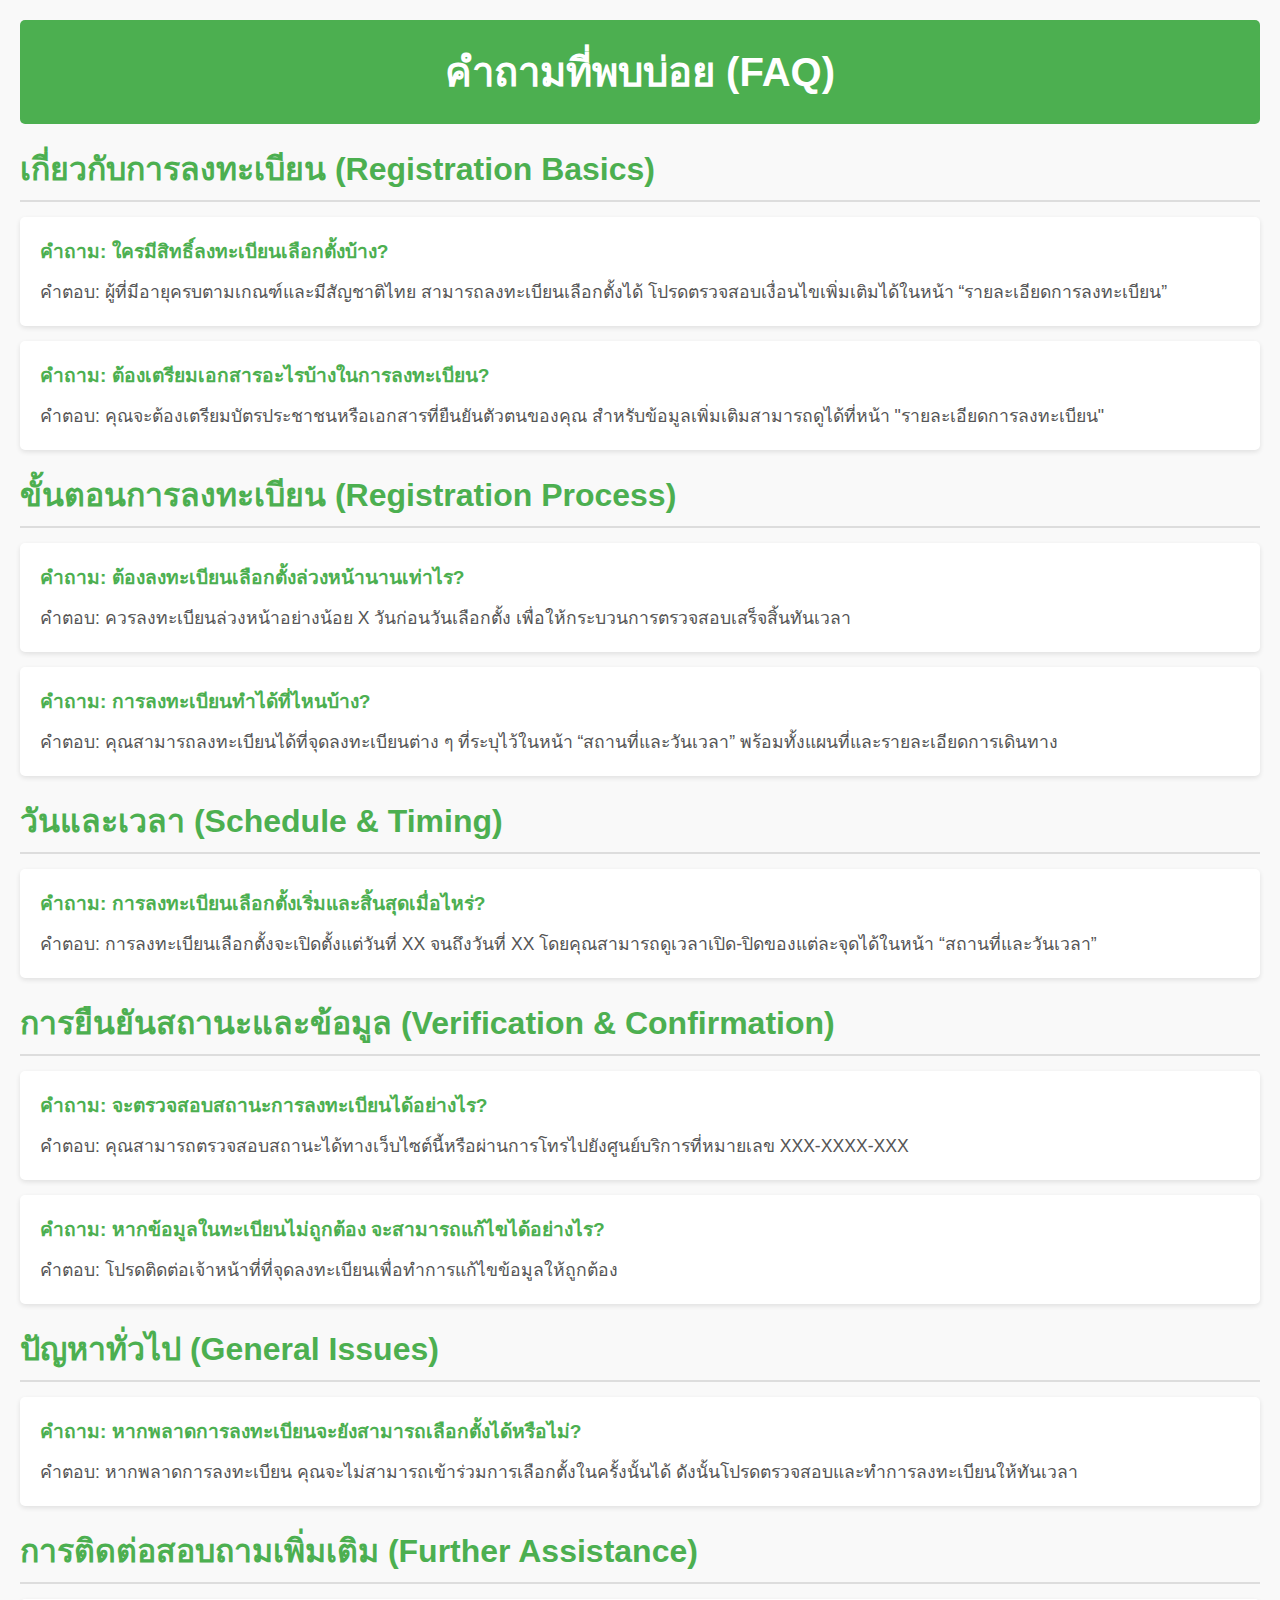
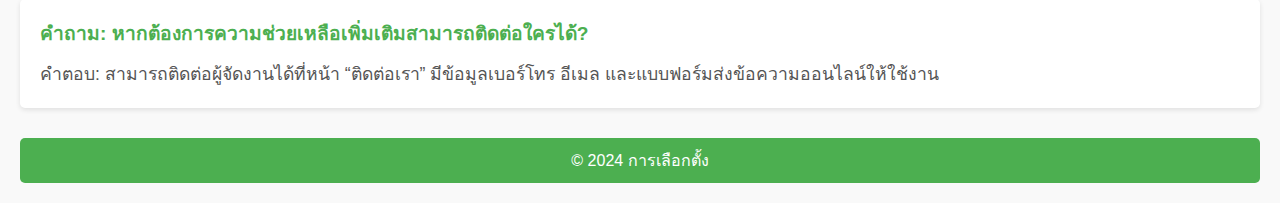
<file: faq.html>
<!DOCTYPE html>
<html lang="th">
<head>
    <meta charset="UTF-8">
    <meta name="viewport" content="width=device-width, initial-scale=1.0">
    <title>FAQ - การลงทะเบียนเลือกตั้ง</title>
    <link rel="stylesheet" href="faq.css">
</head>
<body>
    <header>
        <h1>คำถามที่พบบ่อย (FAQ)</h1>
    </header>
    
    <section id="registration-basics">
        <h2>เกี่ยวกับการลงทะเบียน (Registration Basics)</h2>
        <div class="faq-item">
            <h3>คำถาม: ใครมีสิทธิ์ลงทะเบียนเลือกตั้งบ้าง?</h3>
            <p>คำตอบ: ผู้ที่มีอายุครบตามเกณฑ์และมีสัญชาติไทย สามารถลงทะเบียนเลือกตั้งได้ โปรดตรวจสอบเงื่อนไขเพิ่มเติมได้ในหน้า “รายละเอียดการลงทะเบียน”</p>
        </div>
        <div class="faq-item">
            <h3>คำถาม: ต้องเตรียมเอกสารอะไรบ้างในการลงทะเบียน?</h3>
            <p>คำตอบ: คุณจะต้องเตรียมบัตรประชาชนหรือเอกสารที่ยืนยันตัวตนของคุณ สำหรับข้อมูลเพิ่มเติมสามารถดูได้ที่หน้า "รายละเอียดการลงทะเบียน"</p>
        </div>
    </section>

    <section id="registration-process">
        <h2>ขั้นตอนการลงทะเบียน (Registration Process)</h2>
        <div class="faq-item">
            <h3>คำถาม: ต้องลงทะเบียนเลือกตั้งล่วงหน้านานเท่าไร?</h3>
            <p>คำตอบ: ควรลงทะเบียนล่วงหน้าอย่างน้อย X วันก่อนวันเลือกตั้ง เพื่อให้กระบวนการตรวจสอบเสร็จสิ้นทันเวลา</p>
        </div>
        <div class="faq-item">
            <h3>คำถาม: การลงทะเบียนทำได้ที่ไหนบ้าง?</h3>
            <p>คำตอบ: คุณสามารถลงทะเบียนได้ที่จุดลงทะเบียนต่าง ๆ ที่ระบุไว้ในหน้า “สถานที่และวันเวลา” พร้อมทั้งแผนที่และรายละเอียดการเดินทาง</p>
        </div>
    </section>

    <section id="schedule-timing">
        <h2>วันและเวลา (Schedule & Timing)</h2>
        <div class="faq-item">
            <h3>คำถาม: การลงทะเบียนเลือกตั้งเริ่มและสิ้นสุดเมื่อไหร่?</h3>
            <p>คำตอบ: การลงทะเบียนเลือกตั้งจะเปิดตั้งแต่วันที่ XX จนถึงวันที่ XX โดยคุณสามารถดูเวลาเปิด-ปิดของแต่ละจุดได้ในหน้า “สถานที่และวันเวลา”</p>
        </div>
    </section>

    <section id="verification-confirmation">
        <h2>การยืนยันสถานะและข้อมูล (Verification & Confirmation)</h2>
        <div class="faq-item">
            <h3>คำถาม: จะตรวจสอบสถานะการลงทะเบียนได้อย่างไร?</h3>
            <p>คำตอบ: คุณสามารถตรวจสอบสถานะได้ทางเว็บไซต์นี้หรือผ่านการโทรไปยังศูนย์บริการที่หมายเลข XXX-XXXX-XXX</p>
        </div>
        <div class="faq-item">
            <h3>คำถาม: หากข้อมูลในทะเบียนไม่ถูกต้อง จะสามารถแก้ไขได้อย่างไร?</h3>
            <p>คำตอบ: โปรดติดต่อเจ้าหน้าที่ที่จุดลงทะเบียนเพื่อทำการแก้ไขข้อมูลให้ถูกต้อง</p>
        </div>
    </section>

    <section id="general-issues">
        <h2>ปัญหาทั่วไป (General Issues)</h2>
        <div class="faq-item">
            <h3>คำถาม: หากพลาดการลงทะเบียนจะยังสามารถเลือกตั้งได้หรือไม่?</h3>
            <p>คำตอบ: หากพลาดการลงทะเบียน คุณจะไม่สามารถเข้าร่วมการเลือกตั้งในครั้งนั้นได้ ดังนั้นโปรดตรวจสอบและทำการลงทะเบียนให้ทันเวลา</p>
        </div>
    </section>

    <section id="further-assistance">
        <h2>การติดต่อสอบถามเพิ่มเติม (Further Assistance)</h2>
        <div class="faq-item">
            <h3>คำถาม: หากต้องการความช่วยเหลือเพิ่มเติมสามารถติดต่อใครได้?</h3>
            <p>คำตอบ: สามารถติดต่อผู้จัดงานได้ที่หน้า “ติดต่อเรา” มีข้อมูลเบอร์โทร อีเมล และแบบฟอร์มส่งข้อความออนไลน์ให้ใช้งาน</p>
        </div>
    </section>

    <footer>
        <p>© 2024 การเลือกตั้ง</p>
    </footer>
</body>
</html>
</file>
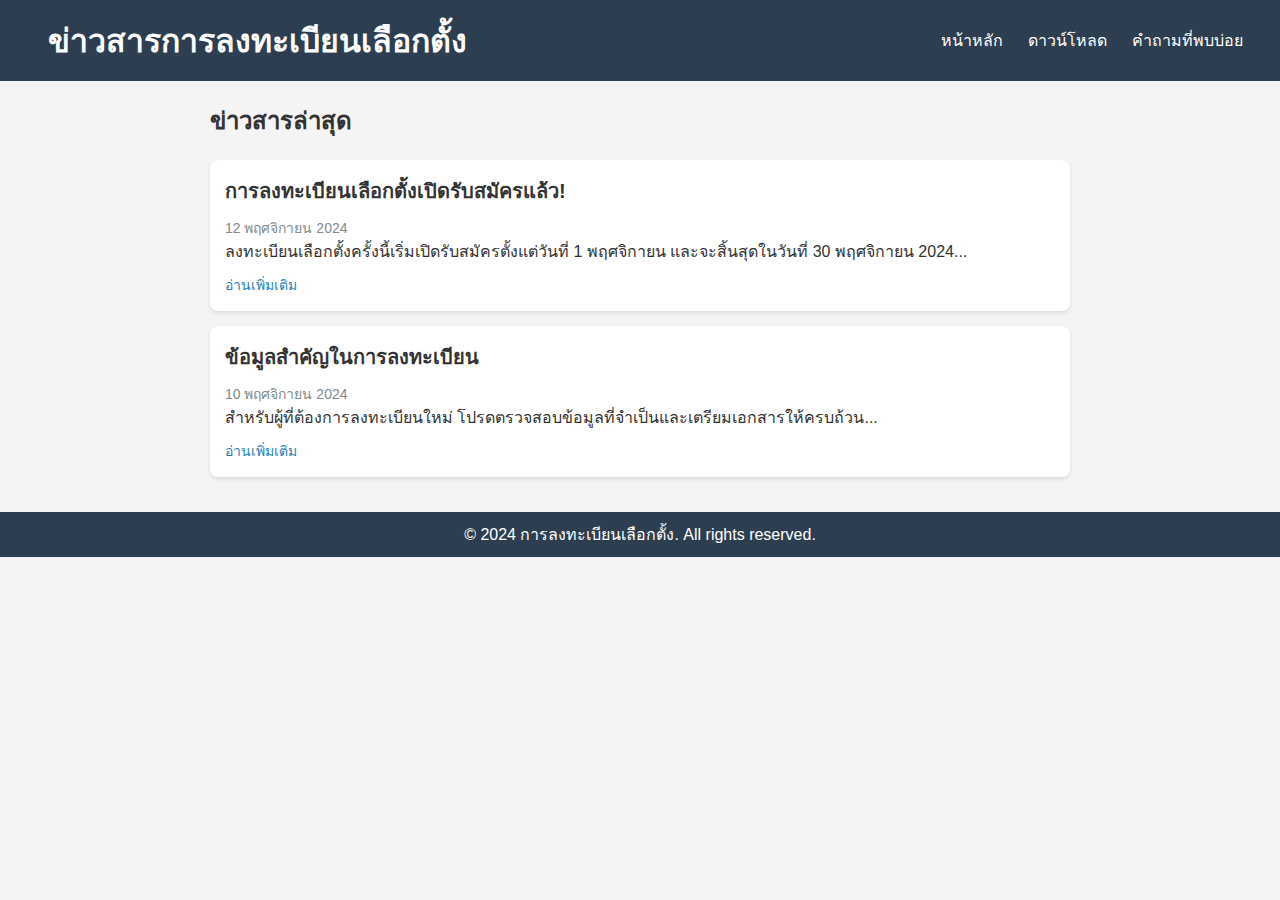
<file: news1.html>
<!DOCTYPE html>
<html lang="th">
<head>
    <meta charset="UTF-8">
    <meta name="viewport" content="width=device-width, initial-scale=1.0">
    <title>ข่าวสาร - การลงทะเบียนเลือกตั้ง</title>
    <link rel="stylesheet" href="news1.css">
</head>
<body>
    <header>
        <div class="logo">
            <h1>ข่าวสารการลงทะเบียนเลือกตั้ง</h1>
        </div>
        <nav class="nav-right">
            <ul>
                <li class="home">
                    <a href="index.html">หน้าหลัก</a>
                </li>
                <li class="dropdown">
                    <a href="#">ดาวน์โหลด</a>
                    <ul class="dropdown-content">
                        <li><a href="\files/การแบ่งเขตเลือกตั้งสมาชิกสภา.pdf" download>การแบ่งเขตเลือกตั้งสมาชิกสภา</a></li>
                        <li><a href="documents/terms-and-conditions.pdf" download>ข้อกำหนดและเงื่อนไข</a></li>
                    </ul>
                </li>
                <li class="faq">
                    <a href="faq.html">คำถามที่พบบ่อย</a>
                </li>
            </ul>
        </nav>
    </header>
    
    <section id="news" class="news-section">
    <h2>ข่าวสารล่าสุด</h2>
        <article class="news-item">
            <h3>การลงทะเบียนเลือกตั้งเปิดรับสมัครแล้ว!</h3>
            <p class="date">12 พฤศจิกายน 2024</p>
            <p>ลงทะเบียนเลือกตั้งครั้งนี้เริ่มเปิดรับสมัครตั้งแต่วันที่ 1 พฤศจิกายน และจะสิ้นสุดในวันที่ 30 พฤศจิกายน 2024... </p>
            <a href="#" class="read-more">อ่านเพิ่มเติม</a>
        </article>
        <article class="news-item">
            <h3>ข้อมูลสำคัญในการลงทะเบียน</h3>
            <p class="date">10 พฤศจิกายน 2024</p>
            <p>สำหรับผู้ที่ต้องการลงทะเบียนใหม่ โปรดตรวจสอบข้อมูลที่จำเป็นและเตรียมเอกสารให้ครบถ้วน... </p>
            <a href="#" class="read-more">อ่านเพิ่มเติม</a>
        </article>
    </section>

    <footer>
        <p>&copy; 2024 การลงทะเบียนเลือกตั้ง. All rights reserved.</p>
    </footer>
</body>
</html>
</file>
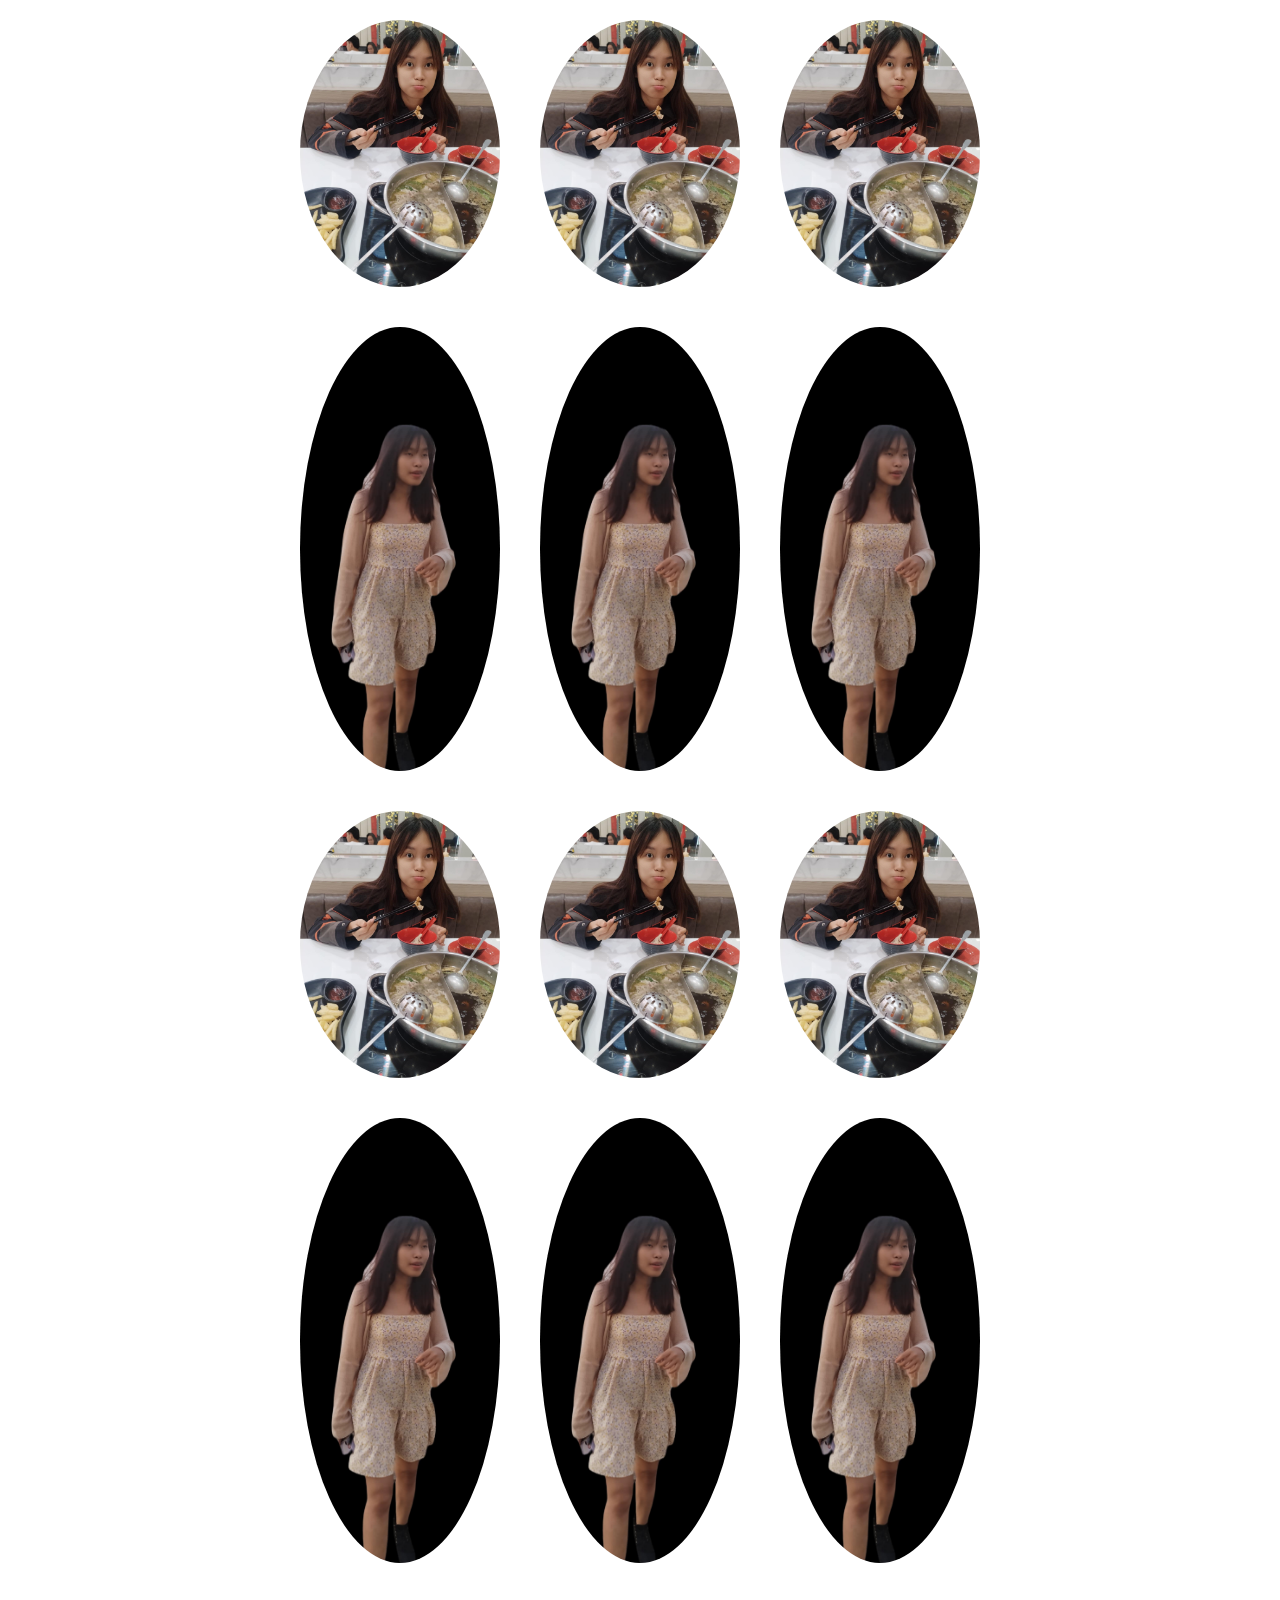
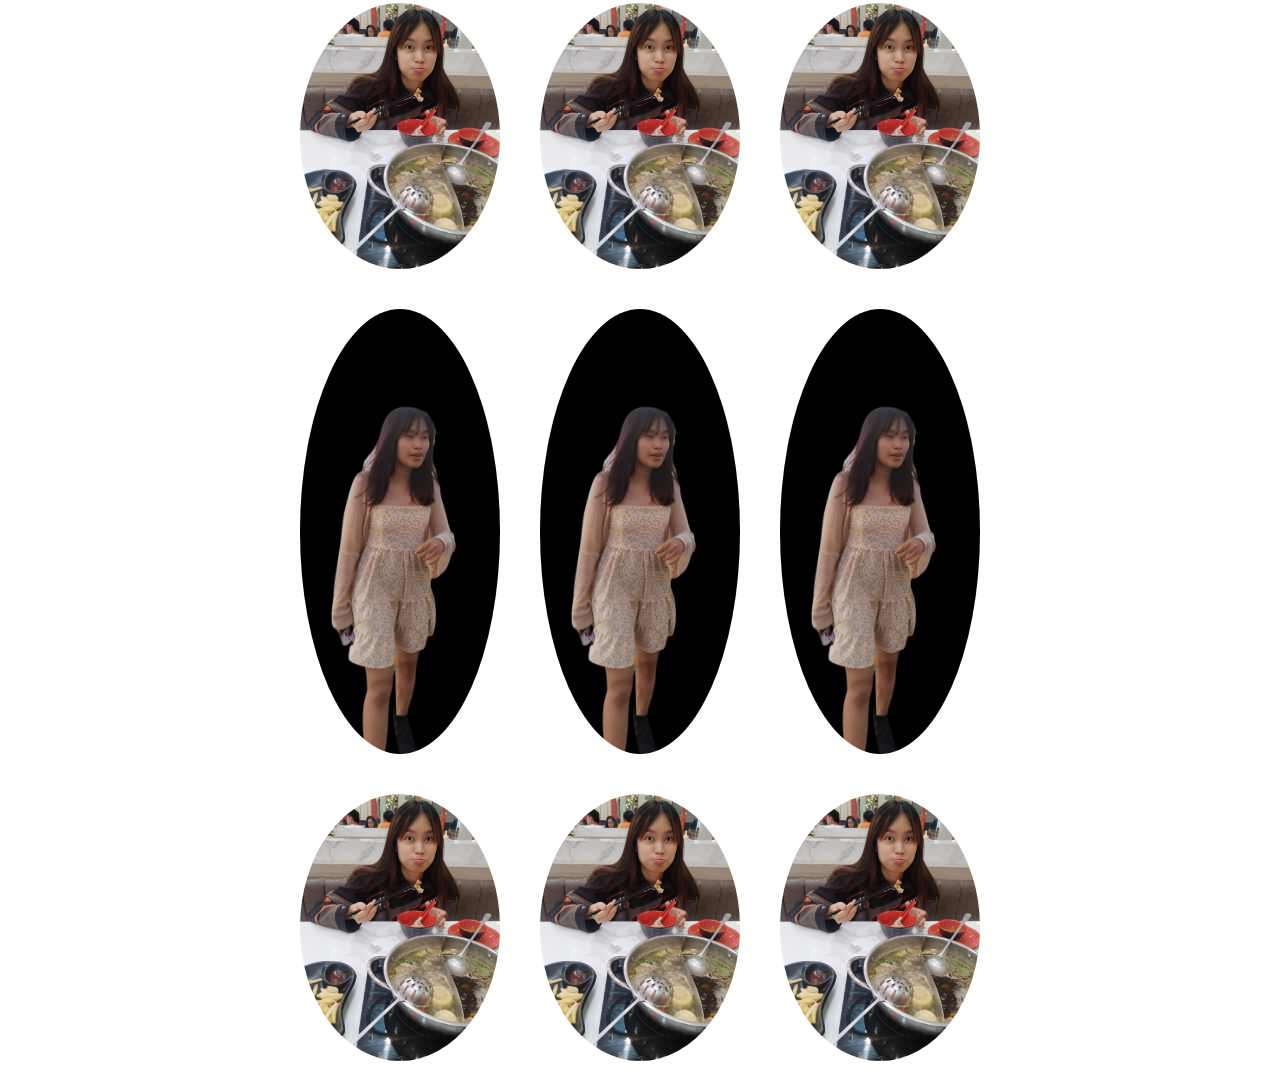
<file: test.html>
<!DOCTYPE html>
<html lang="en">

<head>
    <meta charset="UTF-8">
    <meta name="viewport" content="width=device-width, initial-scale=1.0">
    <title>Spinning Image</title>
    <link rel="stylesheet" href="test.css">
</head>

<body>
    <div class="cat">
        <div class="tease">
            <!-- รูปภาพที่หมุน 2D -->
            <img src="image/man2.jfif" class="spin" alt="2D Spinning Image">
            <img src="image/man2.jfif" class="spin" alt="2D Spinning Image">
            <img src="image/man2.jfif" class="spin" alt="2D Spinning Image">
        </div>
        <div class="tease">
            <img src="image/nam1.jfif" class="spin3D" alt="2D Spinning Image">
            <img src="image/nam1.jfif" class="spin3D" alt="2D Spinning Image">
            <img src="image/nam1.jfif" class="spin3D" alt="2D Spinning Image">
        </div>
        <div class="tease">
            <!-- รูปภาพที่หมุน 2D -->
            <img src="image/man2.jfif" class="spin" alt="2D Spinning Image">
            <img src="image/man2.jfif" class="spin" alt="2D Spinning Image">
            <img src="image/man2.jfif" class="spin" alt="2D Spinning Image">
        </div>
        <div class="tease">
            <img src="image/nam1.jfif" class="spin3D" alt="2D Spinning Image">
            <img src="image/nam1.jfif" class="spin3D" alt="2D Spinning Image">
            <img src="image/nam1.jfif" class="spin3D" alt="2D Spinning Image">
        </div>
        <div class="tease">
            <!-- รูปภาพที่หมุน 2D -->
            <img src="image/man2.jfif" class="spin" alt="2D Spinning Image">
            <img src="image/man2.jfif" class="spin" alt="2D Spinning Image">
            <img src="image/man2.jfif" class="spin" alt="2D Spinning Image">
        </div>
        <div class="tease">
            <img src="image/nam1.jfif" class="spin3D" alt="2D Spinning Image">
            <img src="image/nam1.jfif" class="spin3D" alt="2D Spinning Image">
            <img src="image/nam1.jfif" class="spin3D" alt="2D Spinning Image">
        </div>
        <div class="tease">
            <!-- รูปภาพที่หมุน 2D -->
            <img src="image/man2.jfif" class="spin" alt="2D Spinning Image">
            <img src="image/man2.jfif" class="spin" alt="2D Spinning Image">
            <img src="image/man2.jfif" class="spin" alt="2D Spinning Image">
        </div>
    </div>
</body>

</html>
</file>
<file: news1.css>
* {
    margin: 0;
    padding: 0;
    box-sizing: border-box;
}

body {
    font-family: Arial, sans-serif;
    background-color: #f4f4f4;
    color: #333;
}

header {
    background-color: #2c3e50;
    color: white;
    padding: 15px 3rem;
    padding-right: 2rem;
    display: flex;
    justify-content: space-between;
    align-items: center;
}

header .logo h1 {
    margin: 0;
}

nav ul {
    list-style-type: none;
    padding: 0;
    margin: 0;
    display: flex;
}

nav ul li {
    margin-left: 15px;
}

nav ul li a {
    color: white;
    text-decoration: none;
    font-size: 16px;
}

/* สไตล์สำหรับเมนู dropdown */
.nav-right {
    margin-left: auto;
}

.dropdown ,.faq ,.home{
    position: relative;
    display: inline-block;
}

.dropdown a ,.faq a ,.home a{
    color: white;
    text-decoration: none;
    font-size: 16px;
    padding: 10px 5px;
    display: block;
}

.dropdown-content {
    display: none;
    position: absolute;
    background-color: #2c3e50;
    min-width: 190px;
    z-index: 1;
}

.dropdown-content a {
    padding: 12px 1px;
    text-decoration: none;
    display: block;
    color: white;
}

.dropdown-content a:hover {
    background-color: #2980b9;
}

/* เมื่อ hover เมนูหลัก จะทำให้เมนู dropdown แสดง */
.dropdown:hover .dropdown-content {
    display: block;
}

.news-section {
    padding: 20px;
    max-width: 900px;
    margin: 0 auto;
}

.news-section h2 {
    font-size: 24px;
    margin-bottom: 20px;
}

.news-item {
    background-color: white;
    padding: 15px;
    margin-bottom: 15px;
    border-radius: 8px;
    box-shadow: 0 2px 4px rgba(0, 0, 0, 0.1);
}

.news-item h3 {
    font-size: 20px;
    margin-bottom: 10px;
}

.news-item .date {
    font-size: 14px;
    color: #7f8c8d;
}

.news-item .read-more {
    display: inline-block;
    margin-top: 10px;
    font-size: 14px;
    color: #2980b9;
    text-decoration: none;
}

.news-item .read-more:hover {
    text-decoration: underline;
}

footer {
    text-align: center;
    padding: 10px;
    background-color: #2c3e50;
    color: white;
    position: relative;
    bottom: 0;
    width: 100%;
}
</file>
<file: test.css>
* {
  margin: 0;
  padding: 0;
  box-sizing: border-box;
}

/* 2D SPINNING KEYFRAMES */
@keyframes spin {
  from {
    transform: rotate(0deg);
  }

  to {
    transform: rotate(360deg);
  }
}

/* 3D SPINNING KEYFRAMES */
@keyframes spin3D {
  from {
    transform: rotateY(0deg);
  }

  to {
    transform: rotateY(360deg);
  }
}

/* ATTACH ANIMATION */
.spin {
  animation: spin 2s linear infinite;
}

.spin3D {
  animation: spin3D 1s ease-in-out infinite;
}

/* Optional: Center the image */
img {
  display: block;
  width: 200px;
  height: auto;
  border-radius: 50%;
  margin: 20px;
}

.tease {
  display: flex;
  align-items: center;
  justify-content: center
}

body {
  font-family: Arial, sans-serif;
}

.cat {
  width: 100%;
}

@media (max-width: 450px) {
  .cat {
    width: 100%;

  }

  img {
    width: 100px;
    height: auto;
    border-radius: 50%;
  }

  .tease {
    display: flex;
    margin: 1px;
    align-items: center;
    justify-content: center;
    background-color: aqua;
    width: 100%;
  }
}
</file>
<file: faq.css>
/* Basic reset */
* {
    margin: 0;
    padding: 0;
    box-sizing: border-box;
}

body {
    font-family: Arial, sans-serif;
    line-height: 1.6;
    background-color: #f9f9f9;
    color: #333;
    padding: 20px;
}

header {
    background-color: #4CAF50;
    color: white;
    text-align: center;
    padding: 20px;
    border-radius: 5px;
    margin-bottom: 20px;
}

h1 {
    font-size: 2.5em;
}

h2 {
    font-size: 2em;
    margin-top: 20px;
    color: #4CAF50;
    border-bottom: 2px solid #ddd;
    padding-bottom: 5px;
}

.faq-item {
    background-color: #fff;
    margin: 15px 0;
    padding: 20px;
    border-radius: 5px;
    box-shadow: 0 2px 5px rgba(0, 0, 0, 0.1);
}

.faq-item h3 {
    font-size: 1.2em;
    color: #4CAF50;
    cursor: pointer;
    transition: color 0.3s ease;
}

.faq-item h3:hover {
    color: #388E3C;
}

.faq-item p {
    margin-top: 10px;
    font-size: 1.1em;
    color: #555;
}

footer {
    text-align: center;
    margin-top: 30px;
    padding: 10px;
    background-color: #4CAF50;
    color: white;
    border-radius: 5px;
}

footer p {
    font-size: 1em;
}

/* Responsive design */
@media (max-width: 768px) {
    body {
        padding: 10px;
    }

    h1 {
        font-size: 2em;
    }

    h2 {
        font-size: 1.8em;
    }

    .faq-item {
        padding: 15px;
    }

    footer p {
        font-size: 0.9em;
    }
}
</file>
